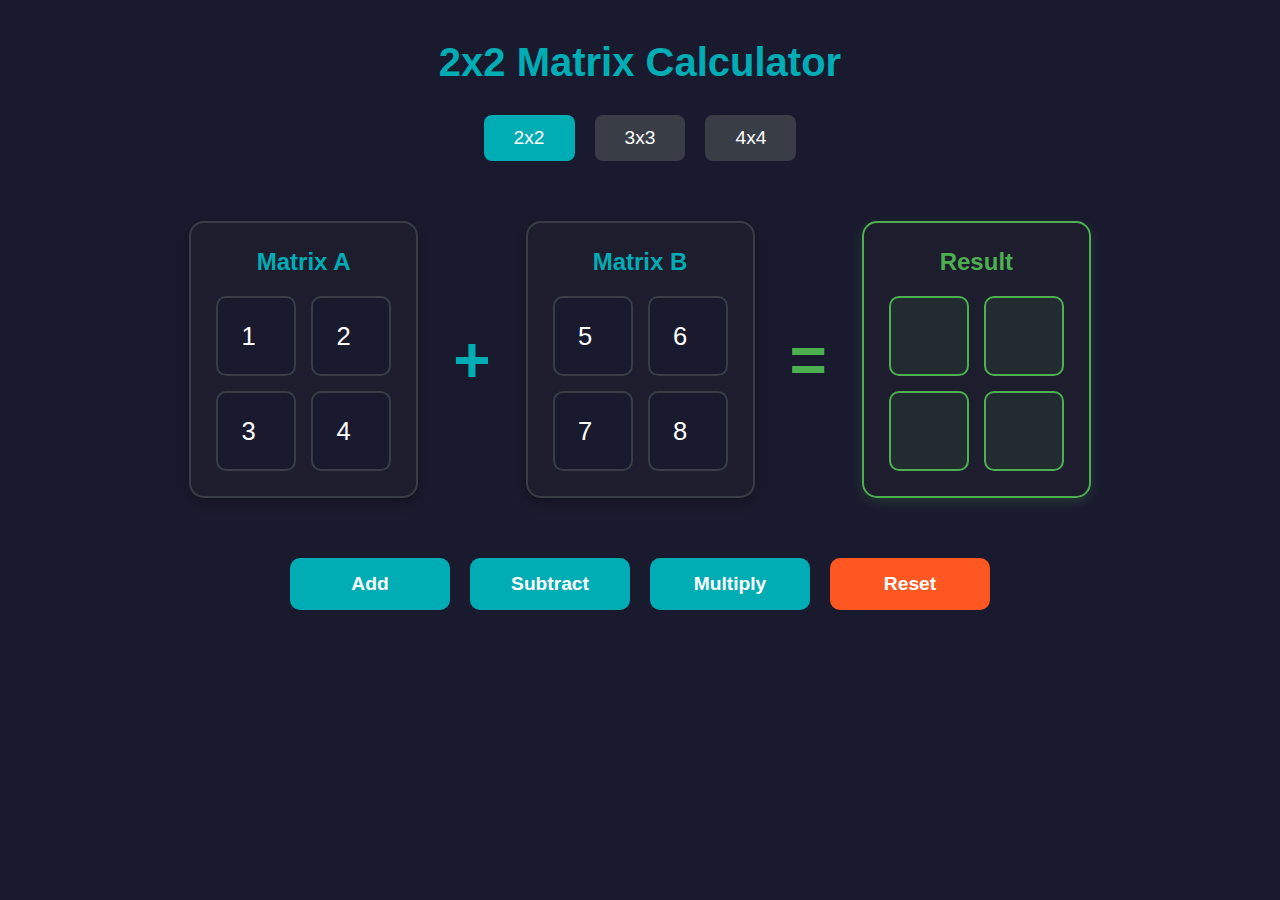
<file: index.html>
<!DOCTYPE html>
<html lang="en">
  <head>
    <meta charset="UTF-8" />
    <meta name="viewport" content="width=device-width, initial-scale=1.0" />
    <title>2x2 Matrix Calculator</title>
    <link rel="stylesheet" href="style.css" />
  </head>
  <body>
    <div class="container">
      <h1>2x2 Matrix Calculator</h1>

      <!-- Navigation -->
      <div class="nav">
        <a href="2x2.html" class="active">2x2</a>
        <a href="3x3.html">3x3</a>
        <a href="4x4.html">4x4</a>
      </div>

      <!-- Hidden field for JS -->
      <input type="hidden" id="pageType" value="2x2" />

      <!-- Matrices -->
      <div class="matrices">
        <!-- Matrix A -->
        <div class="box">
          <h2>Matrix A</h2>
          <div class="grid-2x2">
            <input type="number" id="matrix-1" value="1" />
            <input type="number" id="matrix-2" value="2" />
            <input type="number" id="matrix-3" value="3" />
            <input type="number" id="matrix-4" value="4" />
          </div>
        </div>

        <!-- Plus Sign -->
        <div class="symbol">+</div>

        <!-- Matrix B -->
        <div class="box">
          <h2>Matrix B</h2>
          <div class="grid-2x2">
            <input type="number" id="matrix-5" value="5" />
            <input type="number" id="matrix-6" value="6" />
            <input type="number" id="matrix-7" value="7" />
            <input type="number" id="matrix-8" value="8" />
          </div>
        </div>

        <!-- Equals Sign -->
        <div class="equals">=</div>

        <!-- Result -->
        <div class="box result">
          <h2>Result</h2>
          <div class="grid-2x2">
            <input type="text" id="matrix-9" readonly />
            <input type="text" id="matrix-10" readonly />
            <input type="text" id="matrix-11" readonly />
            <input type="text" id="matrix-12" readonly />
          </div>
        </div>
      </div>

      <!-- Buttons -->
      <div class="buttons">
        <button onclick="add_matrix()">Add</button>
        <button onclick="subtract_matrix()">Subtract</button>
        <button onclick="multiply_matrix()">Multiply</button>
        <button onclick="resetAll()">Reset</button>
      </div>
    </div>

    <script src="script.js"></script>
  </body>
</html>
</file>
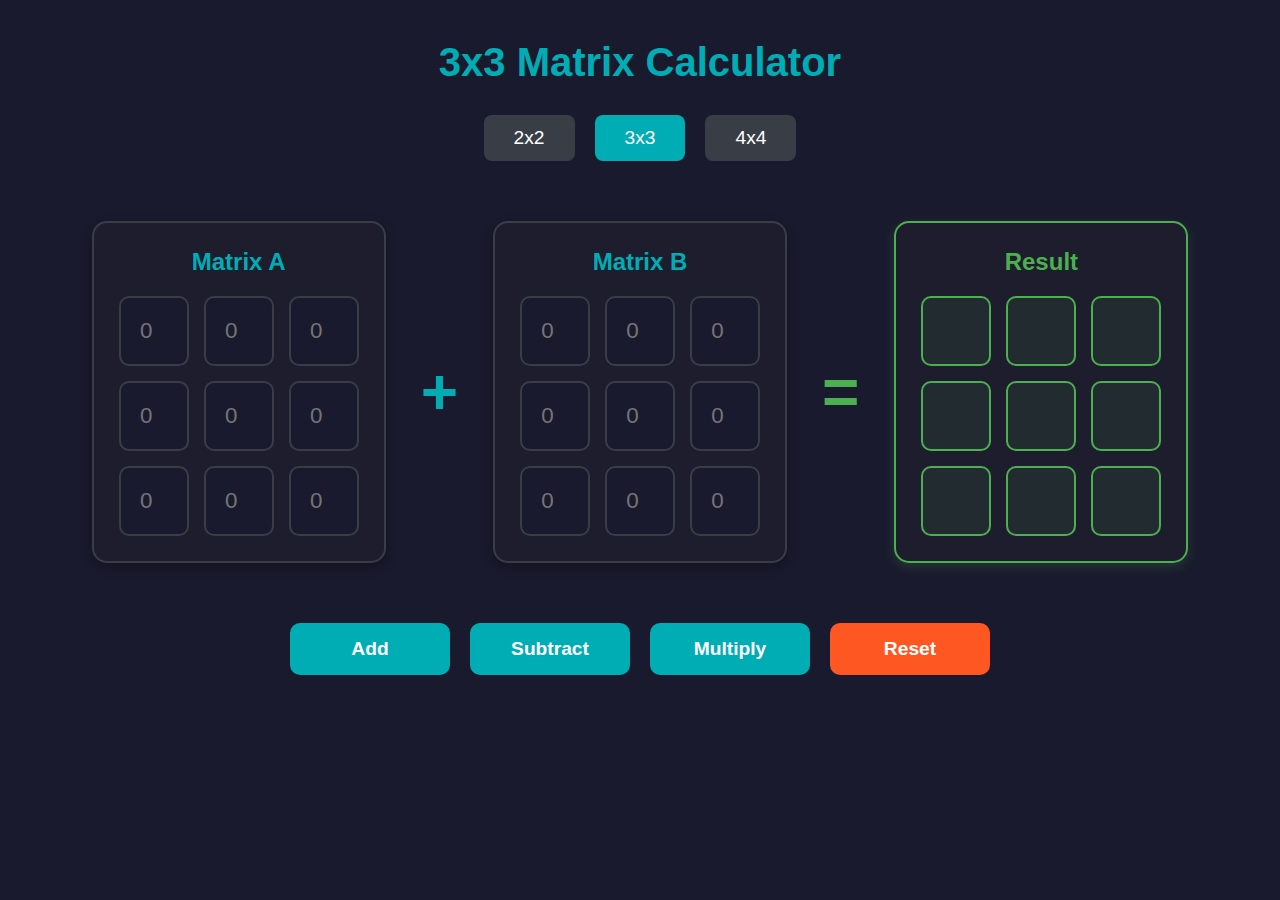
<file: 3x3.html>
<!DOCTYPE html>
<html lang="en">
  <head>
    <meta charset="UTF-8" />
    <meta name="viewport" content="width=device-width, initial-scale=1.0" />
    <title>3x3 Matrix Calculator</title>
    <link rel="stylesheet" href="style.css" />
  </head>
  <body>
    <div class="container">
      <h1>3x3 Matrix Calculator</h1>

      <!-- Navigation -->
      <div class="nav">
        <a href="index.html">2x2</a>
        <a href="3x3.html" class="active">3x3</a>
        <a href="4x4.html">4x4</a>
      </div>

      <!-- Hidden field for JS -->
      <input type="hidden" id="pageType" value="3x3" />

      <!-- Matrices -->
      <div class="matrices">
        <!-- Matrix A -->
        <div class="box">
          <h2>Matrix A</h2>
          <div class="grid-3x3">
            <input type="number" id="matrix-1" placeholder="0" value="" />
            <input type="number" id="matrix-2" placeholder="0" value="" />
            <input type="number" id="matrix-3" placeholder="0" value="" />
            <input type="number" id="matrix-4" placeholder="0" value="" />
            <input type="number" id="matrix-5" placeholder="0" value="" />
            <input type="number" id="matrix-6" placeholder="0" value="" />
            <input type="number" id="matrix-7" placeholder="0" value="" />
            <input type="number" id="matrix-8" placeholder="0" value="" />
            <input type="number" id="matrix-9" placeholder="0" value="" />
          </div>
        </div>

        <!-- Plus Sign -->
        <div class="symbol">+</div>

        <!-- Matrix B -->
        <div class="box">
          <h2>Matrix B</h2>
          <div class="grid-3x3">
            <input type="number" id="matrix-10" placeholder="0" value="" />
            <input type="number" id="matrix-11" placeholder="0" value="" />
            <input type="number" id="matrix-12" placeholder="0" value="" />
            <input type="number" id="matrix-13" placeholder="0" value="" />
            <input type="number" id="matrix-14" placeholder="0" value="" />
            <input type="number" id="matrix-15" placeholder="0" value="" />
            <input type="number" id="matrix-16" placeholder="0" value="" />
            <input type="number" id="matrix-17" placeholder="0" value="" />
            <input type="number" id="matrix-18" placeholder="0" value="" />
          </div>
        </div>

        <!-- Equals Sign -->
        <div class="equals">=</div>

        <!-- Result -->
        <div class="box result">
          <h2>Result</h2>
          <div class="grid-3x3">
            <input type="text" id="matrix-19" readonly />
            <input type="text" id="matrix-20" readonly />
            <input type="text" id="matrix-21" readonly />
            <input type="text" id="matrix-22" readonly />
            <input type="text" id="matrix-23" readonly />
            <input type="text" id="matrix-24" readonly />
            <input type="text" id="matrix-25" readonly />
            <input type="text" id="matrix-26" readonly />
            <input type="text" id="matrix-27" readonly />
          </div>
        </div>
      </div>

      <!-- Buttons -->
      <div class="buttons">
        <button onclick="add_matrix()">Add</button>
        <button onclick="subtract_matrix()">Subtract</button>
        <button onclick="multiply_matrix()">Multiply</button>
        <button onclick="resetAll()">Reset</button>
      </div>
    </div>

    <script src="3x3.js"></script>
  </body>
</html>
</file>
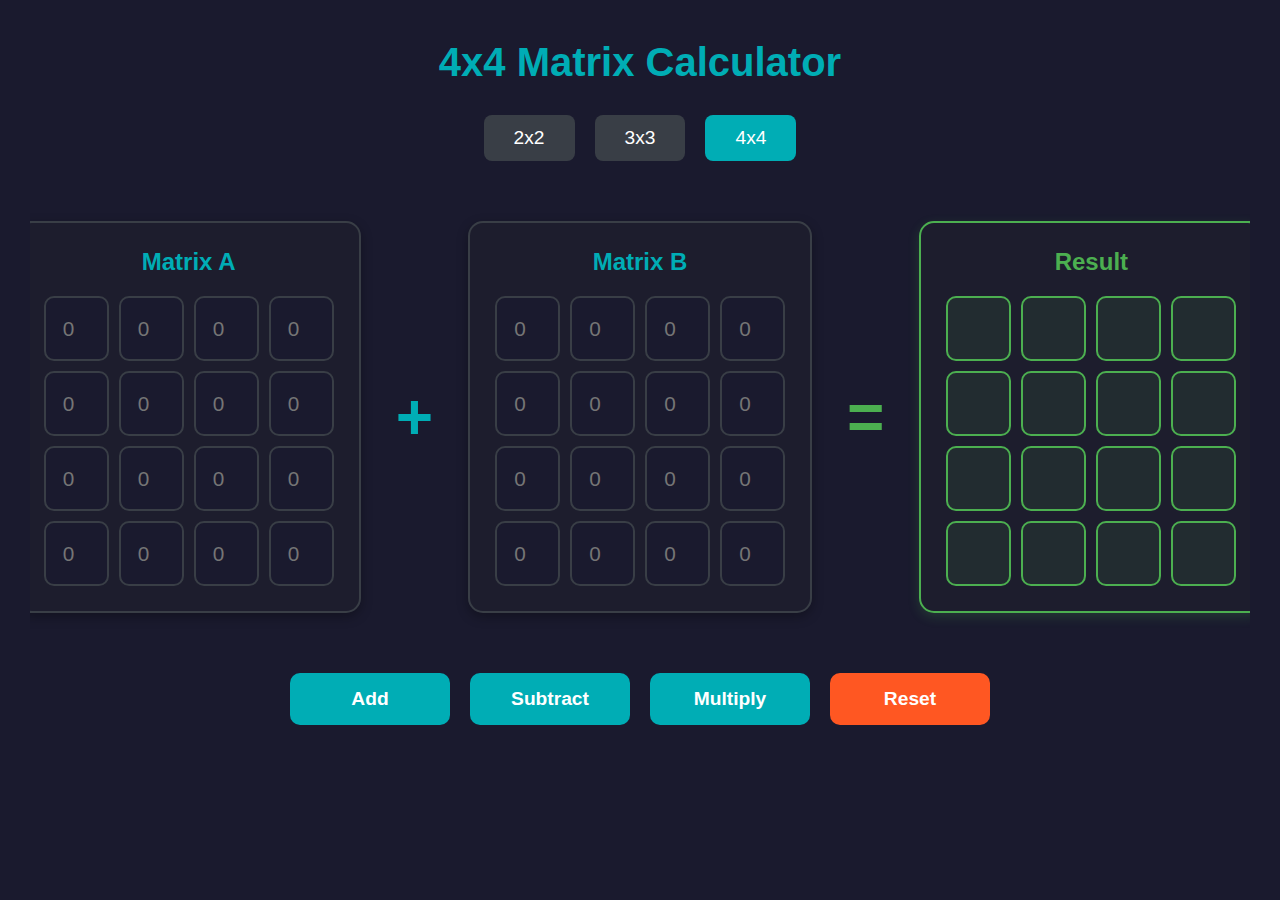
<file: 4x4.html>
<!DOCTYPE html>
<html lang="en">
  <head>
    <meta charset="UTF-8" />
    <meta name="viewport" content="width=device-width, initial-scale=1.0" />
    <title>4x4 Matrix Calculator</title>
    <link rel="stylesheet" href="style.css" />
  </head>
  <body>
    <div class="container">
      <h1>4x4 Matrix Calculator</h1>

      <!-- Navigation -->
      <div class="nav">
        <a href="index.html">2x2</a>
        <a href="3x3.html">3x3</a>
        <a href="4x4.html" class="active">4x4</a>
      </div>

      <input type="hidden" id="pageType" value="4x4" />

      <!-- Matrices -->
      <div class="matrices">
        <!-- Matrix A -->
        <div class="box">
          <h2>Matrix A</h2>
          <div class="grid-4x4">
            <input type="number" id="matrix-1" placeholder="0" value="" />
            <input type="number" id="matrix-2" placeholder="0" value="" />
            <input type="number" id="matrix-3" placeholder="0" value="" />
            <input type="number" id="matrix-4" placeholder="0" value="" />
            <input type="number" id="matrix-5" placeholder="0" value="" />
            <input type="number" id="matrix-6" placeholder="0" value="" />
            <input type="number" id="matrix-7" placeholder="0" value="" />
            <input type="number" id="matrix-8" placeholder="0" value="" />
            <input type="number" id="matrix-9" placeholder="0" value="" />
            <input type="number" id="matrix-10" placeholder="0" value="" />
            <input type="number" id="matrix-11" placeholder="0" value="" />
            <input type="number" id="matrix-12" placeholder="0" value="" />
            <input type="number" id="matrix-13" placeholder="0" value="" />
            <input type="number" id="matrix-14" placeholder="0" value="" />
            <input type="number" id="matrix-15" placeholder="0" value="" />
            <input type="number" id="matrix-16" placeholder="0" value="" />
          </div>
        </div>

        <div class="symbol">+</div>

        <!-- Matrix B -->
        <div class="box">
          <h2>Matrix B</h2>
          <div class="grid-4x4">
            <input type="number" id="matrix-17" placeholder="0" value="" />
            <input type="number" id="matrix-18" placeholder="0" value="" />
            <input type="number" id="matrix-19" placeholder="0" value="" />
            <input type="number" id="matrix-20" placeholder="0" value="" />
            <input type="number" id="matrix-21" placeholder="0" value="" />
            <input type="number" id="matrix-22" placeholder="0" value="" />
            <input type="number" id="matrix-23" placeholder="0" value="" />
            <input type="number" id="matrix-24" placeholder="0" value="" />
            <input type="number" id="matrix-25" placeholder="0" value="" />
            <input type="number" id="matrix-26" placeholder="0" value="" />
            <input type="number" id="matrix-27" placeholder="0" value="" />
            <input type="number" id="matrix-28" placeholder="0" value="" />
            <input type="number" id="matrix-29" placeholder="0" value="" />
            <input type="number" id="matrix-30" placeholder="0" value="" />
            <input type="number" id="matrix-31" placeholder="0" value="" />
            <input type="number" id="matrix-32" placeholder="0" value="" />
          </div>
        </div>

        <div class="equals">=</div>

        <!-- Result -->
        <div class="box result">
          <h2>Result</h2>
          <div class="grid-4x4">
            <input type="text" id="matrix-33" readonly />
            <input type="text" id="matrix-34" readonly />
            <input type="text" id="matrix-35" readonly />
            <input type="text" id="matrix-36" readonly />
            <input type="text" id="matrix-37" readonly />
            <input type="text" id="matrix-38" readonly />
            <input type="text" id="matrix-39" readonly />
            <input type="text" id="matrix-40" readonly />
            <input type="text" id="matrix-41" readonly />
            <input type="text" id="matrix-42" readonly />
            <input type="text" id="matrix-43" readonly />
            <input type="text" id="matrix-44" readonly />
            <input type="text" id="matrix-45" readonly />
            <input type="text" id="matrix-46" readonly />
            <input type="text" id="matrix-47" readonly />
            <input type="text" id="matrix-48" readonly />
          </div>
        </div>
      </div>

      <!-- Buttons -->
      <div class="buttons">
        <button onclick="add_matrix()">Add</button>
        <button onclick="subtract_matrix()">Subtract</button>
        <button onclick="multiply_matrix()">Multiply</button>
        <button onclick="resetAll()">Reset</button>
      </div>
    </div>

    <script src="4x4.js"></script>
  </body>
</html>
</file>
<file: style.css>
* {
  margin: 0;
  padding: 0;
  box-sizing: border-box;
  font-family: Arial, sans-serif;
}

body {
  background: #1a1a2e;
  color: white;
  padding: 20px;
  min-height: 100vh;
  overflow-x: hidden; /* Side scroll hata diya */
}

.container {
  max-width: 1400px;
  margin: 0 auto;
  padding: 0 10px;
}

h1 {
  text-align: center;
  color: #00adb5;
  margin: 20px 0;
  font-size: 2.5rem;
}

/* Navigation */
.nav {
  display: flex;
  justify-content: center;
  gap: 20px;
  margin: 30px 0;
  flex-wrap: wrap;
}

.nav a {
  padding: 12px 30px;
  background: #393e46;
  color: white;
  text-decoration: none;
  border-radius: 8px;
  font-size: 1.2rem;
  transition: background 0.3s;
}

.nav a:hover {
  background: #4a4f57;
}

.nav a.active {
  background: #00adb5;
}

.nav a.active:hover {
  background: #0097a7;
}

/* Matrices Layout - Yeh major change hai */
.matrices {
  display: flex;
  flex-direction: row;
  justify-content: center;
  align-items: center;
  gap: 20px;
  margin: 40px 0;
  padding: 20px 10px;
  flex-wrap: nowrap;
  overflow-x: auto; /* Desktop par scroll */
}

/* Box - Common for both 2x2 and 3x3 */
.box {
  background: rgba(30, 30, 46, 0.9);
  padding: 25px;
  border-radius: 15px;
  border: 2px solid #393e46;
  flex-shrink: 0;
  box-shadow: 0 4px 12px rgba(0, 0, 0, 0.3);
}

.box h2 {
  text-align: center;
  color: #00adb5;
  margin-bottom: 20px;
  font-size: 1.5rem;
}

.box.result {
  border-color: #4caf50;
  box-shadow: 0 4px 12px rgba(76, 175, 80, 0.2);
}

.box.result h2 {
  color: #4caf50;
}

/* Grids */
.grid-2x2,
.grid-3x3 {
  display: grid;
  gap: 15px;
  justify-content: center;
}

/* 2x2 Grid */
.grid-2x2 {
  grid-template-columns: repeat(2, 1fr);
}

/* 3x3 Grid */
.grid-3x3 {
  grid-template-columns: repeat(3, 1fr);
}

/* 4x4 Grid */
.grid-4x4 {
  display: grid;
  grid-template-columns: repeat(4, 1fr);
  gap: 10px;
}

/* Inputs for 2x2 */
.grid-2x2 input {
  width: 80px;
  height: 80px;
  font-size: 1.6rem;
  text-align: center;
  background: #1a1a2e;
  color: white;
  border: 2px solid #393e46;
  border-radius: 10px;
  outline: none;
  transition: border-color 0.3s;
}

/* Inputs for 3x3 - slightly smaller */
.grid-3x3 input {
  width: 70px;
  height: 70px;
  font-size: 1.4rem;
  text-align: center;
  background: #1a1a2e;
  color: white;
  border: 2px solid #393e46;
  border-radius: 10px;
  outline: none;
  transition: border-color 0.3s;
}

/* Inputs for 4x4 */
.grid-4x4 input {
  width: 65px;
  height: 65px;
  font-size: 1.3rem;
  text-align: center;
  background: #1a1a2e;
  color: white;
  border: 2px solid #393e46;
  border-radius: 10px;
  outline: none;
  transition: border-color 0.3s;
}

/* Hover effect for inputs */
.grid-2x2 input:hover,
.grid-3x3 input:hover,
.grid-4x4 input:hover {
  border-color: #00adb5;
}

/* Result inputs */
.box.result input {
  border-color: #4caf50;
  color: #4caf50;
  font-weight: bold;
  background: rgba(76, 175, 80, 0.1);
}

.box.result input:hover {
  border-color: #45a049;
}

/* Symbols */
.symbol {
  font-size: 4rem;
  color: #00adb5;
  font-weight: bold;
  margin: 0 15px;
  flex-shrink: 0;
}

.equals {
  font-size: 4rem;
  color: #4caf50;
  font-weight: bold;
  margin: 0 15px;
  flex-shrink: 0;
}

/* Buttons */
.buttons {
  display: flex;
  justify-content: center;
  gap: 20px;
  margin: 40px 0;
  flex-wrap: wrap;
}

.buttons button {
  padding: 15px 35px;
  font-size: 1.2rem;
  background: #00adb5;
  color: white;
  border: none;
  border-radius: 10px;
  cursor: pointer;
  min-width: 160px;
  transition: all 0.3s;
  font-weight: bold;
}

.buttons button:hover {
  background: #0097a7;
  transform: translateY(-2px);
  box-shadow: 0 4px 12px rgba(0, 173, 181, 0.3);
}

.buttons button:active {
  transform: translateY(0);
}

.buttons button:last-child {
  background: #ff5722;
}

.buttons button:last-child:hover {
  background: #e64a19;
  box-shadow: 0 4px 12px rgba(255, 87, 34, 0.3);
}

/* Scrollbar styling */
.matrices::-webkit-scrollbar {
  height: 8px;
}

.matrices::-webkit-scrollbar-track {
  background: rgba(57, 62, 70, 0.3);
  border-radius: 4px;
}

.matrices::-webkit-scrollbar-thumb {
  background: #00adb5;
  border-radius: 4px;
}

.matrices::-webkit-scrollbar-thumb:hover {
  background: #0097a7;
}

/* Responsive Design - YAHAN MAJOR CHANGE KIYA */
@media (max-width: 1200px) {
  .container {
    max-width: 95%;
  }

  .matrices {
    justify-content: flex-start;
    padding-bottom: 30px;
  }

  .box {
    min-width: 320px;
  }

  .grid-2x2 input {
    width: 75px;
    height: 75px;
    font-size: 1.5rem;
  }

  .grid-3x3 input {
    width: 65px;
    height: 65px;
    font-size: 1.3rem;
  }

  .grid-4x4 input {
    width: 60px;
    height: 60px;
    font-size: 1.2rem;
  }

  .symbol,
  .equals {
    font-size: 3.5rem;
    margin: 0 10px;
  }
}

@media (max-width: 992px) {
  .matrices {
    flex-wrap: wrap; /* YEH LINE ADD KI - boxes neeche aajayenge */
    justify-content: center;
    overflow-x: visible; /* Scroll hata diya */
    flex-direction: column;
    align-items: center;
    gap: 30px;
  }

  .box {
    min-width: auto;
    width: 100%;
    max-width: 500px;
  }

  .symbol,
  .equals {
    display: none; /* Mobile par symbols hide */
  }
}

@media (max-width: 768px) {
  h1 {
    font-size: 2rem;
  }

  .nav a {
    padding: 10px 20px;
    font-size: 1.1rem;
  }

  .box {
    padding: 20px;
    max-width: 400px;
  }

  .box h2 {
    font-size: 1.3rem;
    margin-bottom: 15px;
  }

  .grid-2x2 input {
    width: 65px;
    height: 65px;
    font-size: 1.3rem;
  }

  .grid-3x3 input {
    width: 55px;
    height: 55px;
    font-size: 1.1rem;
  }

  .grid-4x4 input {
    width: 50px;
    height: 50px;
    font-size: 1rem;
  }

  .grid-2x2,
  .grid-3x3,
  .grid-4x4 {
    gap: 10px;
  }

  .buttons button {
    padding: 12px 25px;
    min-width: 140px;
    font-size: 1.1rem;
  }
}

@media (max-width: 480px) {
  body {
    padding: 10px;
  }

  h1 {
    font-size: 1.8rem;
  }

  .nav {
    gap: 10px;
  }

  .nav a {
    padding: 8px 15px;
    font-size: 1rem;
  }

  .box {
    padding: 15px;
    max-width: 350px;
  }

  .grid-2x2 input {
    width: 55px;
    height: 55px;
    font-size: 1.1rem;
  }

  .grid-3x3 input {
    width: 45px;
    height: 45px;
    font-size: 1rem;
  }

  .grid-4x4 input {
    width: 40px;
    height: 40px;
    font-size: 0.9rem;
  }

  .buttons {
    gap: 10px;
  }

  .buttons button {
    padding: 10px 20px;
    min-width: 120px;
    font-size: 1rem;
  }
}
</file>
